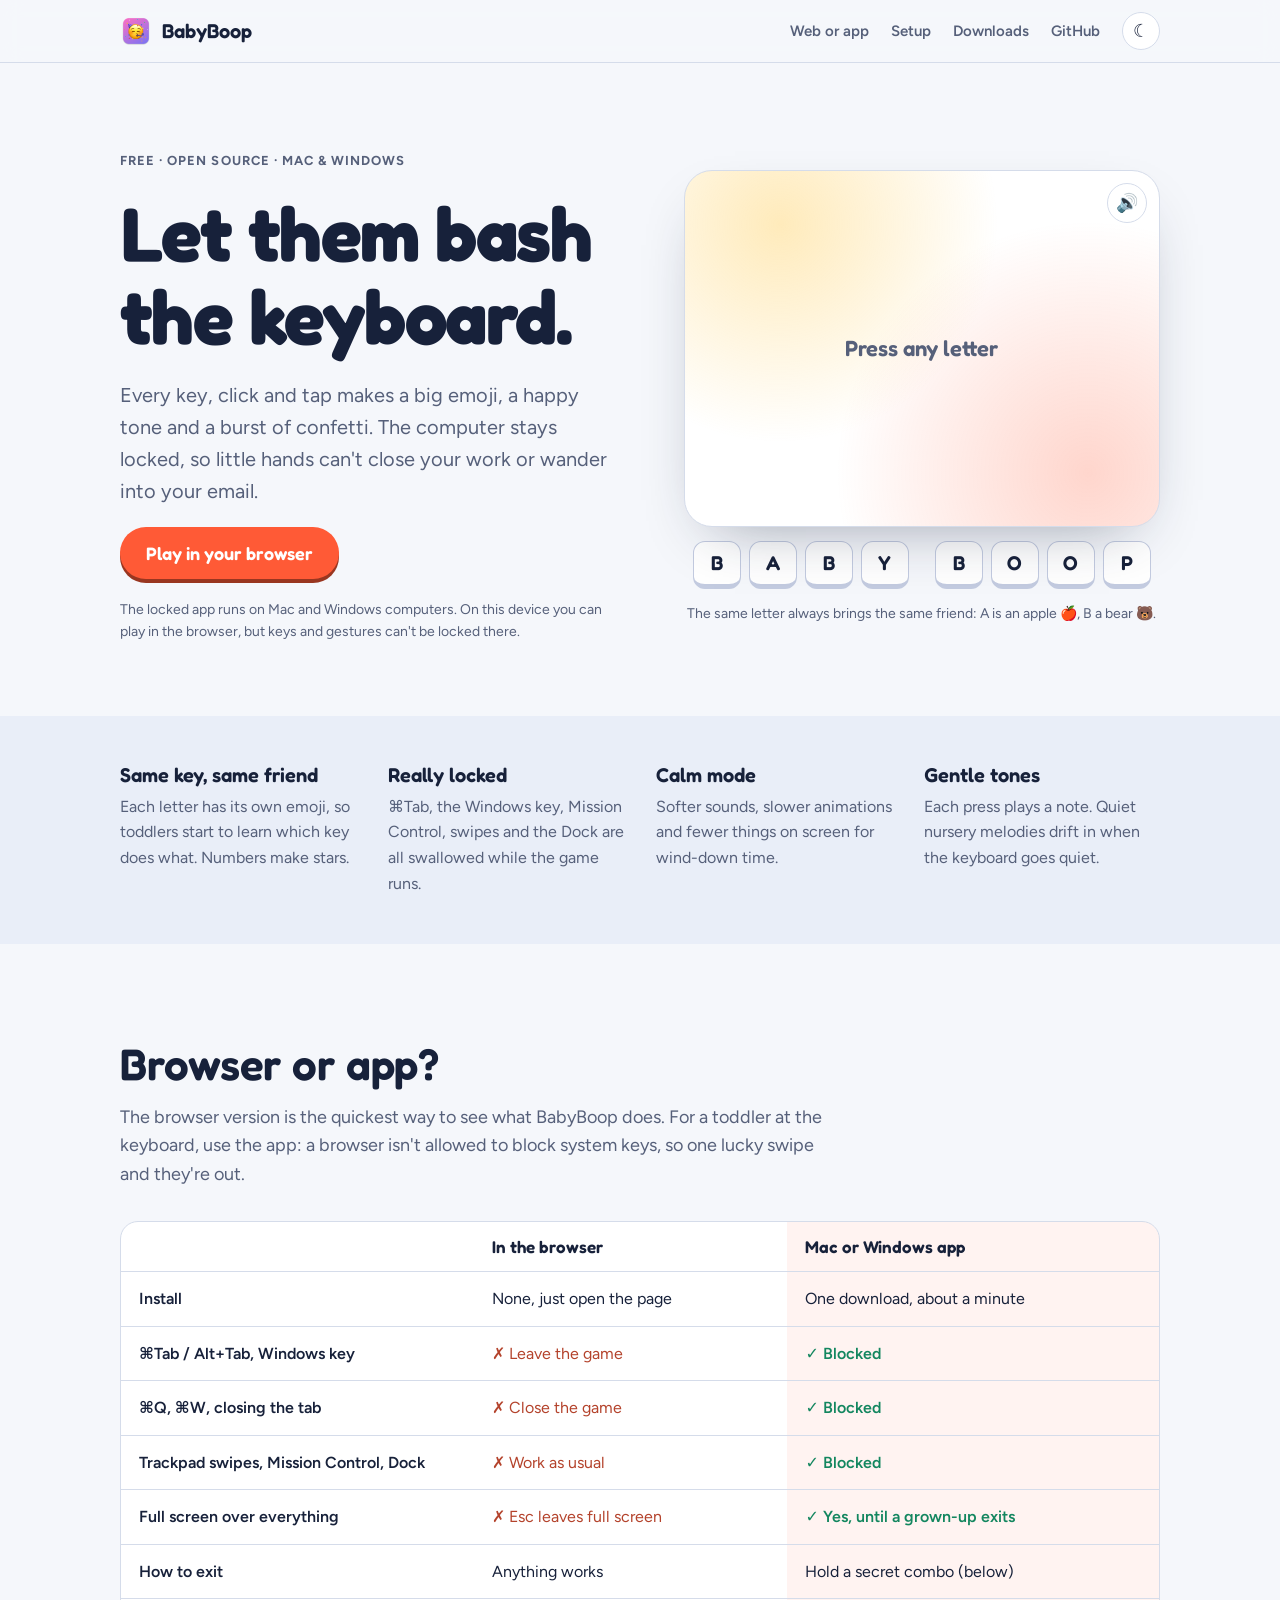
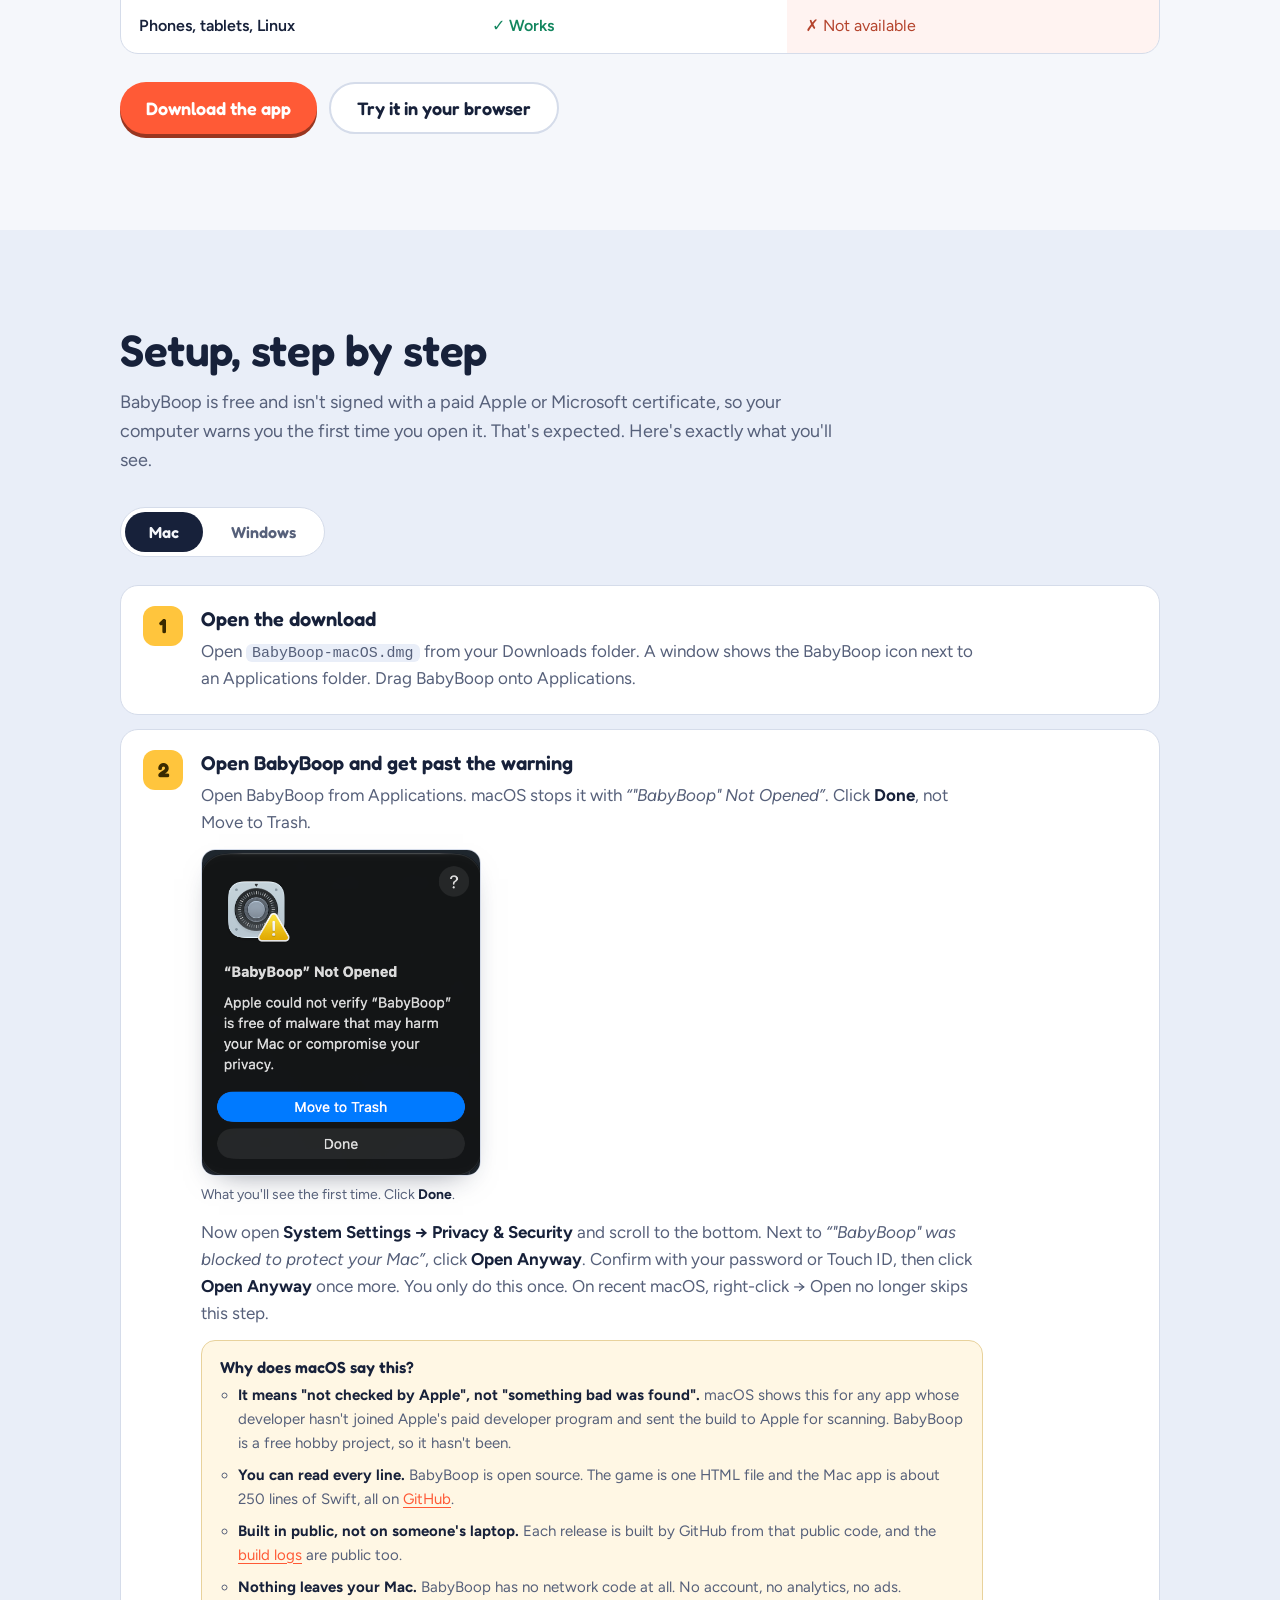
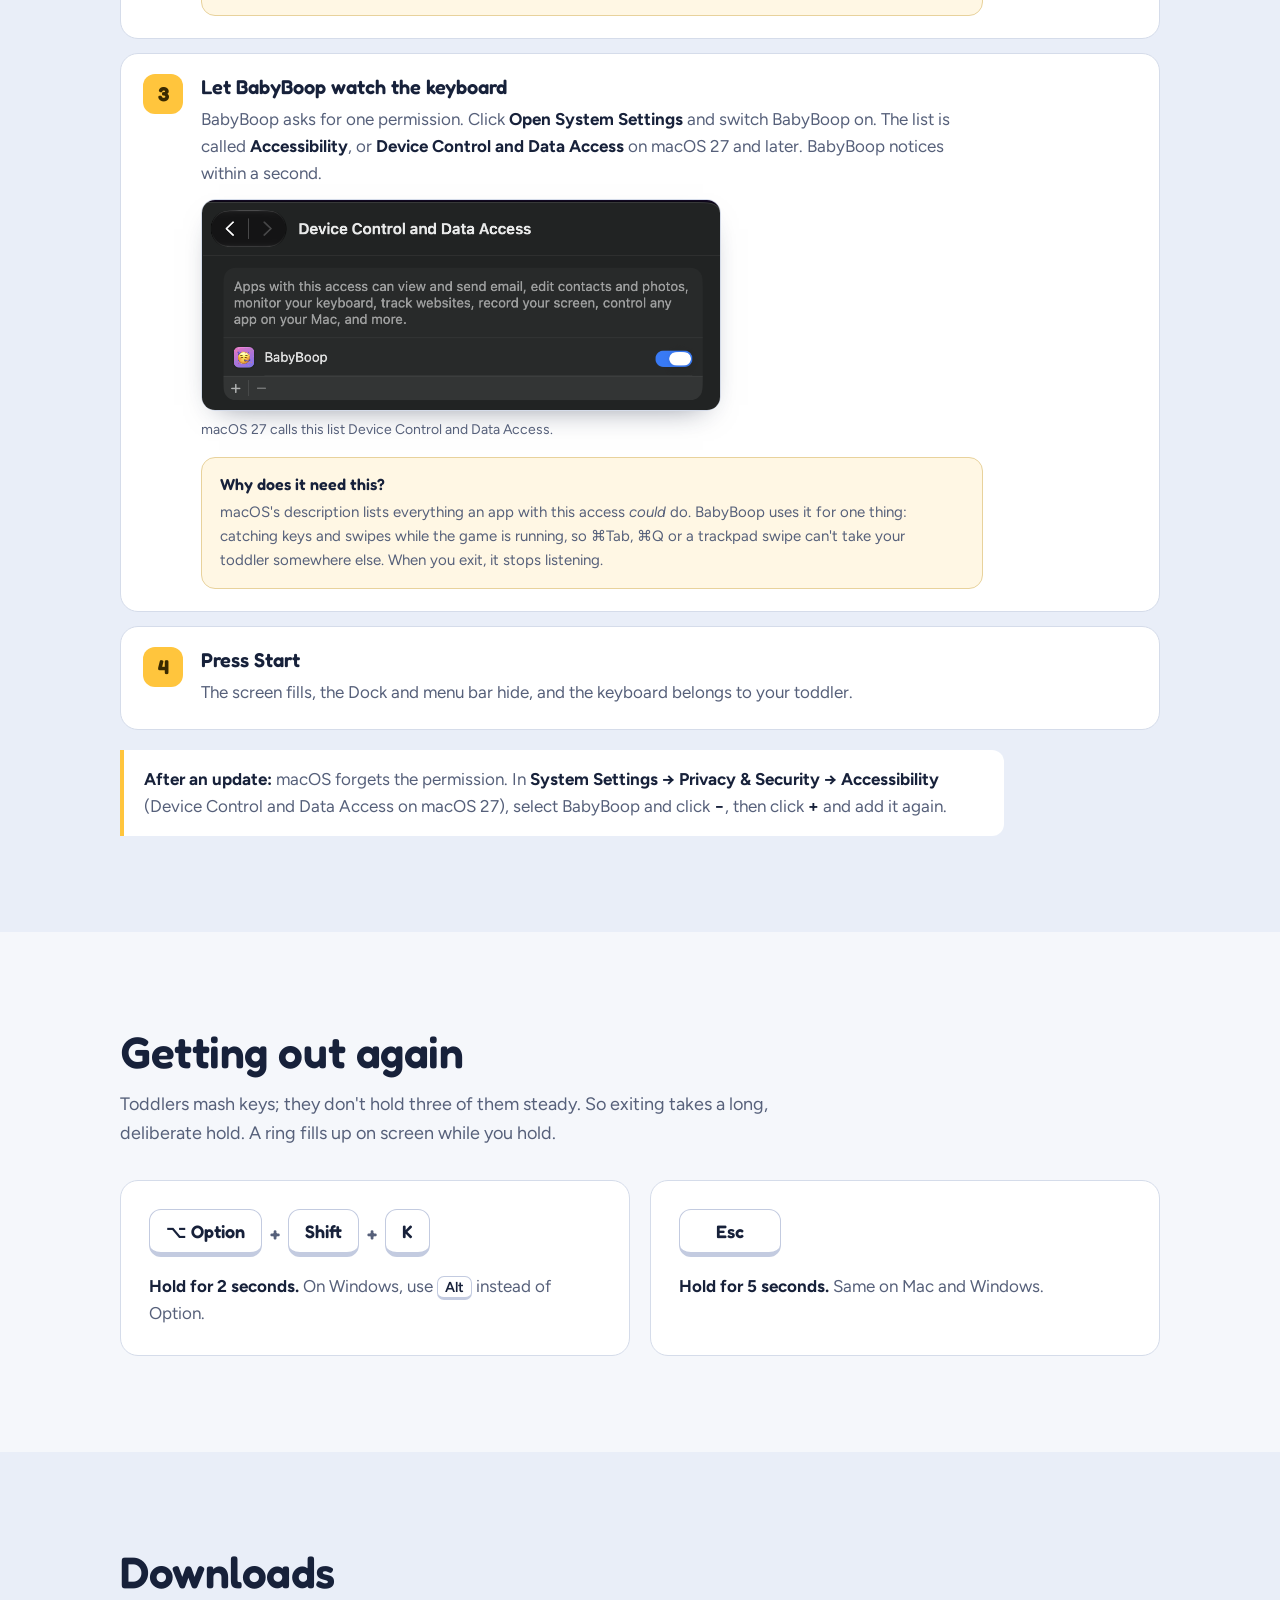
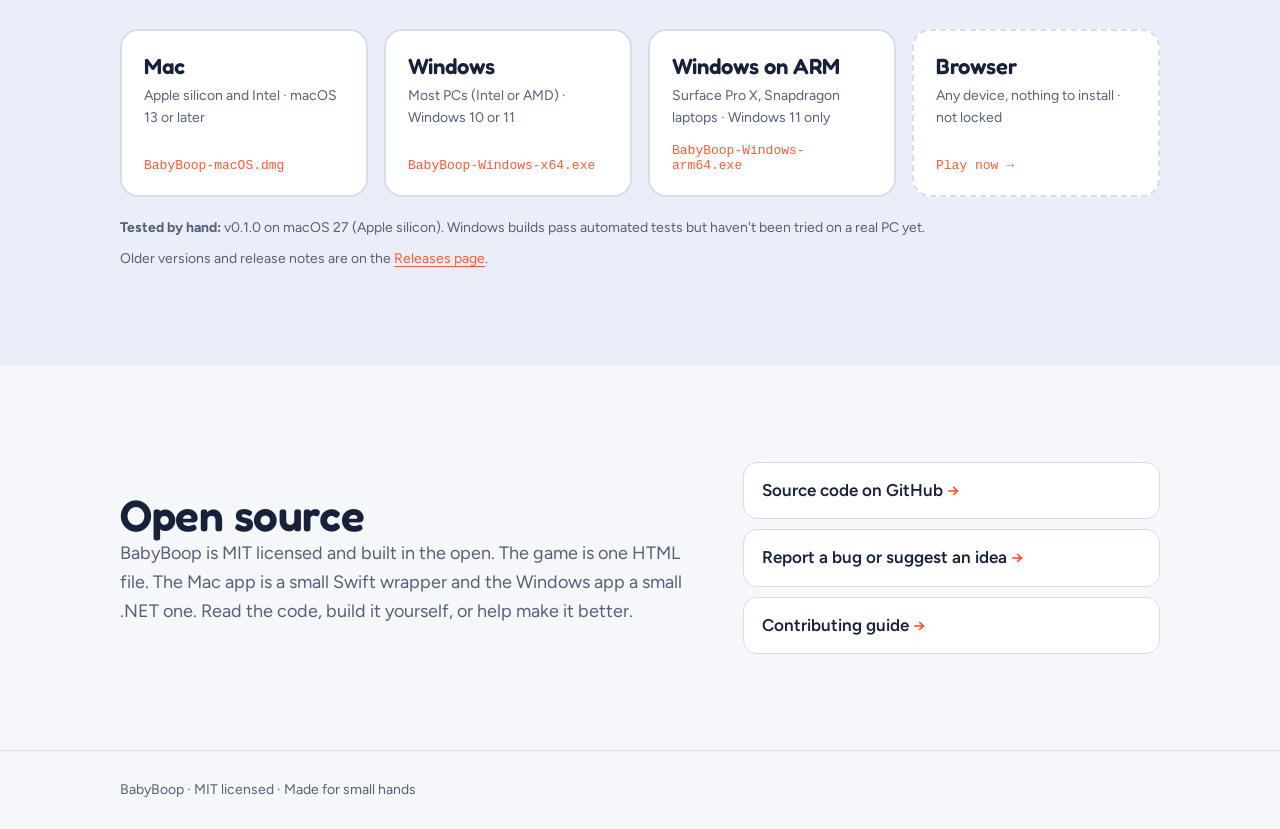
<file: site/index.html>
<!doctype html>
<html lang="en">
<head>
<meta charset="utf-8">
<meta name="viewport" content="width=device-width, initial-scale=1, viewport-fit=cover">
<title>BabyBoop</title>
<meta name="description" content="A free, open-source toddler keyboard game for Mac and Windows. Every key makes an emoji, a happy tone and confetti, while the computer stays locked.">
<meta property="og:title" content="BabyBoop">
<meta property="og:description" content="Let your toddler bash the keyboard. Every key makes an emoji and a happy tone, and the computer stays locked.">
<meta property="og:image" content="assets/icon-512.png">
<meta name="theme-color" content="#f5f7fb">
<link rel="icon" href="assets/icon-512.png">
<link rel="preconnect" href="https://fonts.googleapis.com">
<link rel="preconnect" href="https://fonts.gstatic.com" crossorigin>
<link rel="stylesheet" href="https://fonts.googleapis.com/css2?family=Fredoka:wght@500;600;700&family=Figtree:wght@400;500;600;700&display=swap">
<script>
  try { const t = localStorage.getItem("theme"); if (t === "light" || t === "dark") document.documentElement.dataset.theme = t; } catch {}
</script>
<link rel="stylesheet" href="style.css?v=9">
<script type="module" src="main.js?v=7"></script>
</head>
<body>

<nav class="top">
  <div class="wrap top-inner">
    <a class="brand" href="#"><img src="assets/icon-512.png" alt="" width="32" height="32"> BabyBoop</a>
    <div class="top-links">
      <a href="#web-or-app">Web or app</a>
      <a href="#setup">Setup</a>
      <a href="#downloads">Downloads</a>
      <a class="gh" data-repo href="https://github.com/alok722/babyboop">GitHub</a>
      <button id="theme" class="theme-btn" type="button" aria-label="Switch to dark theme"><span class="sun" aria-hidden="true">☀︎</span><span class="moon" aria-hidden="true">☾</span></button>
    </div>
  </div>
</nav>

<header class="hero">
  <div class="wrap hero-grid">
    <div class="hero-copy">
      <p class="eyebrow">Free · open source · Mac &amp; Windows</p>
      <h1>Let them bash the keyboard.</h1>
      <p class="lede">Every key, click and tap makes a big emoji, a happy tone and a burst of confetti. The computer stays locked, so little hands can't close your work or wander into your email.</p>
      <div class="cta-row">
        <a id="download" class="btn btn-primary" href="#downloads">Download</a>
        <a id="try" class="btn btn-ghost" href="play/">Try it in your browser</a>
      </div>
      <p id="platform-note" class="small">No account, no ads, no tracking. Works offline.</p>
    </div>

    <div class="stage-wrap">
      <div id="stage" class="stage" aria-label="Demo: press any letter key or tap a key below">
        <p class="stage-hint" id="stage-hint">Press any letter</p>
        <button id="sound" class="sound-btn" type="button" aria-pressed="true" aria-label="Turn sound off">🔊</button>
      </div>
      <div class="keys" role="group" aria-label="Demo keys">
        <button class="key" data-k="B">B</button>
        <button class="key" data-k="A">A</button>
        <button class="key" data-k="B">B</button>
        <button class="key" data-k="Y">Y</button>
        <span class="key-gap" aria-hidden="true"></span>
        <button class="key" data-k="B">B</button>
        <button class="key" data-k="O">O</button>
        <button class="key" data-k="O">O</button>
        <button class="key" data-k="P">P</button>
      </div>
      <p class="small center">The same letter always brings the same friend: A is an apple 🍎, B a bear 🐻.</p>
    </div>
  </div>
</header>

<main>

  <section class="band">
    <div class="wrap features">
      <div class="feature">
        <h3>Same key, same friend</h3>
        <p>Each letter has its own emoji, so toddlers start to learn which key does what. Numbers make stars.</p>
      </div>
      <div class="feature">
        <h3>Really locked</h3>
        <p>⌘Tab, the Windows key, Mission Control, swipes and the Dock are all swallowed while the game runs.</p>
      </div>
      <div class="feature">
        <h3>Calm mode</h3>
        <p>Softer sounds, slower animations and fewer things on screen for wind-down time.</p>
      </div>
      <div class="feature">
        <h3>Gentle tones</h3>
        <p>Each press plays a note. Quiet nursery melodies drift in when the keyboard goes quiet.</p>
      </div>
    </div>
  </section>

  <section id="web-or-app" class="section">
    <div class="wrap">
      <h2>Browser or app?</h2>
      <p class="section-lede">The browser version is the quickest way to see what BabyBoop does. For a toddler at the keyboard, use the app: a browser isn't allowed to block system keys, so one lucky swipe and they're out.</p>

      <div class="compare-scroll">
        <table class="compare">
          <thead>
            <tr><th scope="col"></th><th scope="col">In the browser</th><th scope="col" class="app-col">Mac or Windows app</th></tr>
          </thead>
          <tbody>
            <tr><th scope="row">Install</th><td>None, just open the page</td><td class="app-col">One download, about a minute</td></tr>
            <tr><th scope="row">⌘Tab / Alt+Tab, Windows key</th><td class="no">Leave the game</td><td class="app-col yes">Blocked</td></tr>
            <tr><th scope="row">⌘Q, ⌘W, closing the tab</th><td class="no">Close the game</td><td class="app-col yes">Blocked</td></tr>
            <tr><th scope="row">Trackpad swipes, Mission Control, Dock</th><td class="no">Work as usual</td><td class="app-col yes">Blocked</td></tr>
            <tr><th scope="row">Full screen over everything</th><td class="no">Esc leaves full screen</td><td class="app-col yes">Yes, until a grown-up exits</td></tr>
            <tr><th scope="row">How to exit</th><td>Anything works</td><td class="app-col">Hold a secret combo (below)</td></tr>
            <tr><th scope="row">Phones, tablets, Linux</th><td class="yes">Works</td><td class="app-col no">Not available</td></tr>
          </tbody>
        </table>
      </div>
      <div class="cta-row">
        <a id="download-2" class="btn btn-primary" href="#downloads">Download the app</a>
        <a class="btn btn-ghost" href="play/">Try it in your browser</a>
      </div>
    </div>
  </section>

  <section id="setup" class="section band">
    <div class="wrap">
      <h2>Setup, step by step</h2>
      <p class="section-lede">BabyBoop is free and isn't signed with a paid Apple or Microsoft certificate, so your computer warns you the first time you open it. That's expected. Here's exactly what you'll see.</p>

      <div class="tabs" role="tablist" aria-label="Choose your computer">
        <button class="tab" role="tab" id="tab-mac" aria-controls="steps-mac" aria-selected="true" data-os="mac">Mac</button>
        <button class="tab" role="tab" id="tab-windows" aria-controls="steps-windows" aria-selected="false" data-os="windows">Windows</button>
      </div>

      <div id="steps-mac" class="panel" role="tabpanel" aria-labelledby="tab-mac">
        <ol class="steps">
          <li>
            <h3>Open the download</h3>
            <p>Open <code>BabyBoop-macOS.dmg</code> from your Downloads folder. A window shows the BabyBoop icon next to an Applications folder. Drag BabyBoop onto Applications.</p>
          </li>
          <li>
            <h3>Open BabyBoop and get past the warning</h3>
            <p>Open BabyBoop from Applications. macOS stops it with <q>"BabyBoop" Not Opened</q>. Click <b>Done</b>, not Move to Trash.</p>
            <figure class="shot shot-narrow">
              <img src="assets/mac-not-opened.png" width="256" height="300" loading="lazy" alt="macOS dialog titled “BabyBoop” Not Opened, saying Apple could not verify BabyBoop is free of malware, with Move to Trash and Done buttons">
              <figcaption>What you'll see the first time. Click <b>Done</b>.</figcaption>
            </figure>
            <p>Now open <b>System Settings → Privacy &amp; Security</b> and scroll to the bottom. Next to <q>"BabyBoop" was blocked to protect your Mac</q>, click <b>Open Anyway</b>. Confirm with your password or Touch ID, then click <b>Open Anyway</b> once more. You only do this once. On recent macOS, right-click → Open no longer skips this step.</p>
            <div class="why">
              <h4>Why does macOS say this?</h4>
              <ul>
                <li><b>It means "not checked by Apple", not "something bad was found".</b> macOS shows this for any app whose developer hasn't joined Apple's paid developer program and sent the build to Apple for scanning. BabyBoop is a free hobby project, so it hasn't been.</li>
                <li><b>You can read every line.</b> BabyBoop is open source. The game is one HTML file and the Mac app is about 250 lines of Swift, all on <a data-repo href="https://github.com/alok722/babyboop">GitHub</a>.</li>
                <li><b>Built in public, not on someone's laptop.</b> Each release is built by GitHub from that public code, and the <a data-repo-path="/actions/workflows/release.yml" href="https://github.com/alok722/babyboop/actions/workflows/release.yml">build logs</a> are public too.</li>
                <li><b>Nothing leaves your Mac.</b> BabyBoop has no network code at all. No account, no analytics, no ads.</li>
              </ul>
            </div>
          </li>
          <li>
            <h3>Let BabyBoop watch the keyboard</h3>
            <p>BabyBoop asks for one permission. Click <b>Open System Settings</b> and switch BabyBoop on. The list is called <b>Accessibility</b>, or <b>Device Control and Data Access</b> on macOS 27 and later. BabyBoop notices within a second.</p>
            <figure class="shot">
              <img src="assets/mac-device-control.png" width="506" height="205" loading="lazy" alt="System Settings page titled Device Control and Data Access, with BabyBoop switched on">
              <figcaption>macOS 27 calls this list Device Control and Data Access.</figcaption>
            </figure>
            <div class="why">
              <h4>Why does it need this?</h4>
              <p>macOS's description lists everything an app with this access <em>could</em> do. BabyBoop uses it for one thing: catching keys and swipes while the game is running, so ⌘Tab, ⌘Q or a trackpad swipe can't take your toddler somewhere else. When you exit, it stops listening.</p>
            </div>
          </li>
          <li>
            <h3>Press Start</h3>
            <p>The screen fills, the Dock and menu bar hide, and the keyboard belongs to your toddler.</p>
          </li>
        </ol>
        <p class="tip"><b>After an update:</b> macOS forgets the permission. In <b>System Settings → Privacy &amp; Security → Accessibility</b> (Device Control and Data Access on macOS 27), select BabyBoop and click <b>−</b>, then click <b>+</b> and add it again.</p>
      </div>

      <div id="steps-windows" class="panel" role="tabpanel" aria-labelledby="tab-windows" hidden>
        <ol class="steps">
          <li>
            <h3>Run the download</h3>
            <p>Open <code>BabyBoop-Windows-x64.exe</code> (or <code>-arm64.exe</code>) from your Downloads folder. There's nothing to install. It runs straight away.</p>
          </li>
          <li>
            <h3>Get past SmartScreen</h3>
            <p>A blue box says <q>Windows protected your PC</q>. Click <b>More info</b>, then <b>Run anyway</b>. You only do this once per download.</p>
            <div class="why">
              <h4>Why does Windows say this?</h4>
              <p>SmartScreen warns about any app that isn't signed with a paid certificate and hasn't been downloaded by many people yet. It doesn't mean anything was found. BabyBoop is open source, each release is built by GitHub from the public code, and it has no network code of its own.</p>
            </div>
          </li>
          <li>
            <h3>Press Start</h3>
            <p>The screen fills and the keyboard belongs to your toddler.</p>
          </li>
        </ol>
        <p class="tip"><b>Early days on Windows:</b> the Windows app builds and passes its automated tests, but hasn't been tried on real PCs yet. If a key or gesture gets past the lock, <a data-repo-path="/issues/new/choose" href="https://github.com/alok722/babyboop/issues/new/choose">tell us</a>.</p>
        <p class="tip"><b>Good to know:</b> <kbd>Ctrl</kbd>+<kbd>Alt</kbd>+<kbd>Del</kbd> and <kbd>Win</kbd>+<kbd>L</kbd> always work, because Windows doesn't let any app block them. BabyBoop needs the Microsoft Edge WebView2 Runtime, which comes with Windows 11 and up-to-date Windows 10. If it's missing, BabyBoop tells you where to get it.</p>
      </div>
    </div>
  </section>

  <section id="exit" class="section">
    <div class="wrap">
      <h2>Getting out again</h2>
      <p class="section-lede">Toddlers mash keys; they don't hold three of them steady. So exiting takes a long, deliberate hold. A ring fills up on screen while you hold.</p>
      <div class="exits">
        <div class="exit">
          <div class="combo"><kbd class="cap">⌥ Option</kbd><span>+</span><kbd class="cap">Shift</kbd><span>+</span><kbd class="cap">K</kbd></div>
          <p><b>Hold for 2 seconds.</b> On Windows, use <kbd>Alt</kbd> instead of Option.</p>
        </div>
        <div class="exit">
          <div class="combo"><kbd class="cap cap-wide">Esc</kbd></div>
          <p><b>Hold for 5 seconds.</b> Same on Mac and Windows.</p>
        </div>
      </div>
    </div>
  </section>

  <section id="downloads" class="section band">
    <div class="wrap">
      <h2>Downloads</h2>
      <div class="dl-grid">
        <a class="dl" data-asset="mac" href="#">
          <span class="dl-os">Mac</span>
          <span class="dl-detail">Apple silicon and Intel · macOS 13 or later</span>
          <span class="dl-file">BabyBoop-macOS.dmg</span>
        </a>
        <a class="dl" data-asset="winX64" href="#">
          <span class="dl-os">Windows</span>
          <span class="dl-detail">Most PCs (Intel or AMD) · Windows 10 or 11</span>
          <span class="dl-file">BabyBoop-Windows-x64.exe</span>
        </a>
        <a class="dl" data-asset="winArm64" href="#">
          <span class="dl-os">Windows on ARM</span>
          <span class="dl-detail">Surface Pro X, Snapdragon laptops · Windows 11 only</span>
          <span class="dl-file">BabyBoop-Windows-arm64.exe</span>
        </a>
        <a class="dl dl-web" href="play/">
          <span class="dl-os">Browser</span>
          <span class="dl-detail">Any device, nothing to install · not locked</span>
          <span class="dl-file">Play now →</span>
        </a>
      </div>
      <p class="small"><b>Tested by hand:</b> v0.1.0 on macOS 27 (Apple silicon). Windows builds pass automated tests but haven't been tried on a real PC yet.</p>
      <p class="small">Older versions and release notes are on the <a data-repo-path="/releases" href="https://github.com/alok722/babyboop/releases">Releases page</a>.</p>
    </div>
  </section>

  <section id="open-source" class="section">
    <div class="wrap oss">
      <div>
        <h2>Open source</h2>
        <p class="section-lede">BabyBoop is MIT licensed and built in the open. The game is one HTML file. The Mac app is a small Swift wrapper and the Windows app a small .NET one. Read the code, build it yourself, or help make it better.</p>
      </div>
      <ul class="oss-links">
        <li><a data-repo href="https://github.com/alok722/babyboop">Source code on GitHub</a></li>
        <li><a data-repo-path="/issues/new/choose" href="https://github.com/alok722/babyboop/issues/new/choose">Report a bug or suggest an idea</a></li>
        <li><a data-repo-path="/blob/main/CONTRIBUTING.md" href="https://github.com/alok722/babyboop/blob/main/CONTRIBUTING.md">Contributing guide</a></li>
      </ul>
    </div>
  </section>

</main>

<footer class="foot">
  <div class="wrap">BabyBoop · MIT licensed · Made for small hands</div>
</footer>
</body>
</html>
</file>
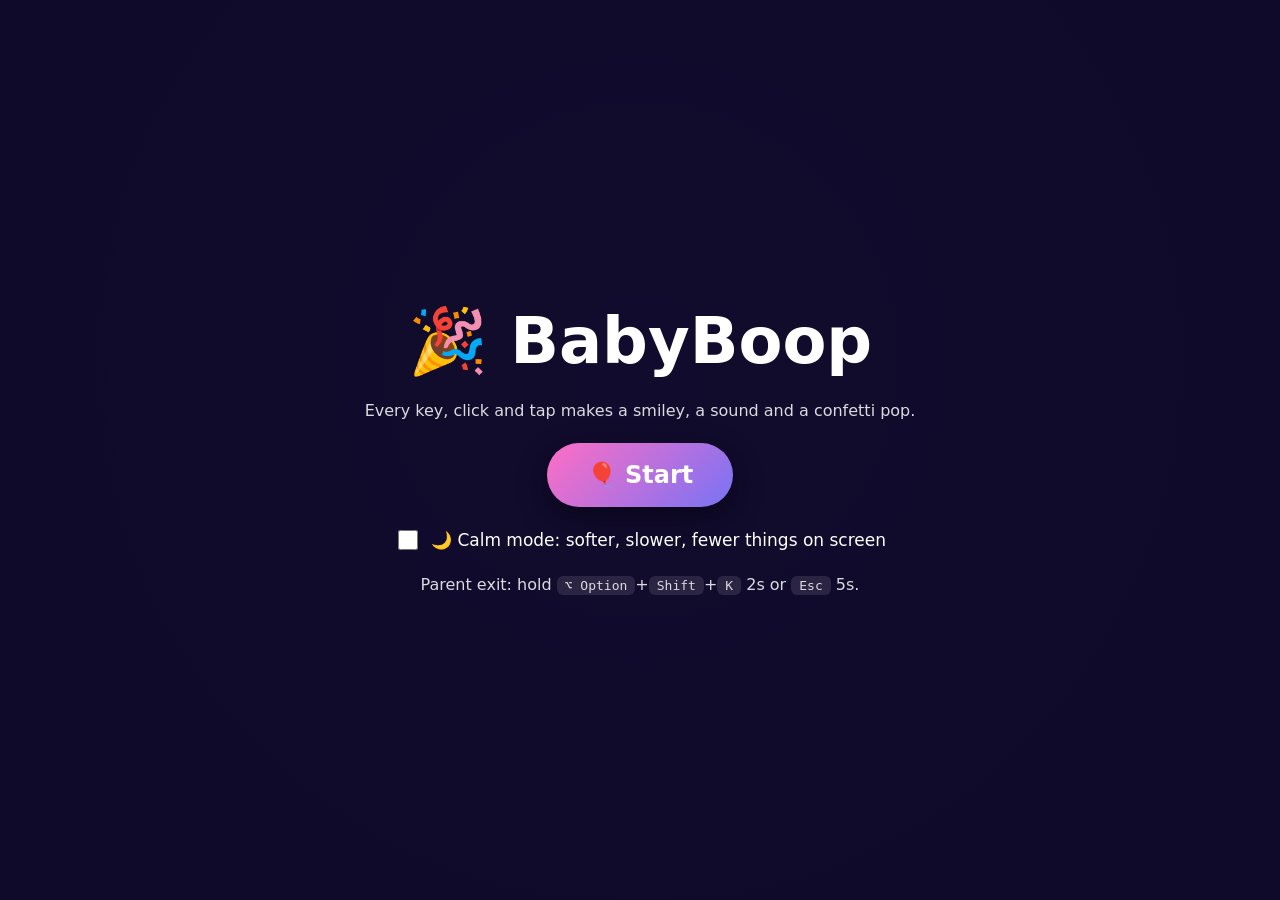
<file: web/index.html>
<!doctype html>
<html lang="en">
<head>
<meta charset="utf-8">
<meta name="viewport" content="width=device-width, initial-scale=1, maximum-scale=1, user-scalable=no">
<title>BabyBoop</title>
<style>
  :root { --bg1: #1b1446; --bg2: #3a1c71; --fg: #fff; }
  * { box-sizing: border-box; user-select: none; -webkit-user-select: none; -webkit-touch-callout: none; }
  html, body { margin: 0; height: 100%; overflow: hidden; overscroll-behavior: none; touch-action: none; }
  body { background: radial-gradient(circle at 50% 40%, var(--bg2), var(--bg1)); color: var(--fg);
    font-family: system-ui, -apple-system, "Segoe UI", sans-serif; }
  body.playing { cursor: none; }
  #confetti { position: fixed; inset: 0; width: 100%; height: 100%; pointer-events: none; z-index: 2; }
  #stage { position: fixed; inset: 0; z-index: 1; }
  .pop { position: absolute; line-height: 1; pointer-events: none; will-change: transform, opacity;
    animation: pop 2.4s cubic-bezier(.2,1.6,.4,1) forwards; filter: drop-shadow(0 8px 16px rgba(0,0,0,.35)); }
  @keyframes pop {
    0%   { transform: translate(-50%,-50%) scale(0) rotate(-30deg); opacity: 1; }
    20%  { transform: translate(-50%,-50%) scale(1.15) rotate(8deg); }
    35%  { transform: translate(-50%,-50%) scale(1) rotate(0); }
    80%  { opacity: 1; }
    100% { transform: translate(-50%,-80%) scale(.9) rotate(var(--r)); opacity: 0; }
  }
  body.calm .pop { animation-duration: 3.4s; }
  body.calm #bg { animation-duration: 240s; }
  .toggle { display: flex; align-items: center; gap: 10px; font-size: 17px; cursor: pointer; }
  .toggle input { width: 20px; height: 20px; accent-color: #ff6ec4; }
  .letter { position: absolute; font-weight: 900; pointer-events: none; color: var(--c);
    text-shadow: 0 6px 0 rgba(0,0,0,.25); animation: pop 1.8s ease-out forwards; }
  #overlay { position: fixed; inset: 0; z-index: 10; display: flex; flex-direction: column; align-items: center;
    justify-content: center; gap: 20px; padding: 16px; text-align: center; background: rgba(15,10,40,.92); }
  #overlay h1 { margin: 0; font-size: clamp(32px, 6vw, 64px); }
  #overlay p { margin: 0; max-width: 560px; opacity: .85; line-height: 1.5; }
  #overlay button { font: inherit; font-size: 24px; font-weight: 700; padding: 18px 40px; border: 0; border-radius: 999px;
    background: linear-gradient(135deg, #ff6ec4, #7873f5); color: #fff; cursor: pointer; box-shadow: 0 10px 30px rgba(0,0,0,.4); }
  #overlay button.secondary { font-size: 15px; padding: 10px 24px; background: #fff2; box-shadow: none; }
  #overlay kbd { background: #fff2; padding: 2px 8px; border-radius: 6px; }
  #overlay.hidden { display: none; }
  #overlay button:disabled { opacity: .4; cursor: default; }
  #perm { display: flex; flex-direction: column; align-items: center; gap: 12px; padding: 20px 24px; border-radius: 20px;
    background: #fff1; max-width: 560px; }
  #perm[hidden] { display: none; }
  #perm h2 { margin: 0; font-size: 22px; }
  #perm .tip { font-size: 14px; opacity: .7; }
  #hint { display: none; position: fixed; left: 50%; top: 50%; transform: translate(-50%, -50%); z-index: 0;
    font-size: 13px; letter-spacing: .02em; opacity: .45; white-space: nowrap; pointer-events: none; }
  body.playing #hint { display: block; }
  #bg { position: fixed; inset: 0; z-index: -1; background: radial-gradient(circle at 50% 40%, var(--bg2), var(--bg1));
    animation: hue 90s linear infinite; }
  @keyframes hue { to { filter: hue-rotate(360deg); } }
  #count { display: none; position: fixed; top: 16px; right: 20px; z-index: 3; font-size: 15px; font-weight: 700;
    opacity: .6; pointer-events: none; }
  body.playing #count { display: block; }
  #exitbar { position: fixed; left: 0; bottom: 0; height: 6px; width: 0; background: #ff6ec4; z-index: 11; transition: width .1s linear; }
</style>
</head>
<body>
<div id="bg"></div>
<div id="stage"></div>
<div id="count">⭐ 0</div>
<canvas id="confetti"></canvas>
<div id="hint">To exit, hold Esc for 2s or ⌥ Option + Shift + K for 2s</div>
<div id="exitbar"></div>
<div id="overlay">
  <h1>🎉 BabyBoop</h1>
  <p id="msg">Every key, click and tap makes a smiley, a sound and a confetti pop.</p>
  <div id="perm" hidden>
    <h2>One-time setup</h2>
    <p>BabyBoop needs permission to watch the keyboard so it can keep little fingers inside the app. In the list that opens, switch BabyBoop on, then come back here. The list is called <b>Accessibility</b>, or <b>Device Control and Data Access</b> on macOS 27 and later.</p>
    <button id="openSettings" class="secondary">Open System Settings</button>
    <p class="tip">Just updated BabyBoop? Remove it from the list with −, then add it again with +.</p>
  </div>
  <button id="start">🎈 Start</button>
  <label class="toggle"><input type="checkbox" id="calm"> 🌙 Calm mode: softer, slower, fewer things on screen</label>
  <p id="exitinfo">Parent exit: hold <kbd>⌥ Option</kbd>+<kbd>Shift</kbd>+<kbd>K</kbd> 2s or <kbd>Esc</kbd> 5s.</p>
  <button id="quit" class="secondary" hidden>Quit</button>
</div>
<script>
(() => {
  const EMOJI = ["😀","😃","😄","😁","😆","😊","🥰","😍","🤩","😎","🤪","😜","🥳","😺","🐶","🐱","🐭","🐰","🦊","🐻","🐼","🐨","🐯","🦁","🐮","🐷","🐸","🐵","🐔","🐧","🐤","🦄","🐝","🦋","🐞","🐢","🐙","🐳","🐬","🦖","🦕","🍎","🍌","🍓","🍉","🍒","🍭","🍦","🎈","🎉","🎊","⭐","🌈","☀️","🌸","🚗","🚒","🚀","✈️","🚂","⚽","🧸"];
  const COLORS = ["#ff6ec4","#7873f5","#4ade80","#facc15","#fb923c","#38bdf8","#f472b6","#a78bfa","#f87171"];
  const NOTES = [261.63, 293.66, 329.63, 392.0, 440.0, 523.25, 587.33, 659.25, 783.99, 880.0];
  const KEY_EMOJI = {
    A: "🍎", B: "🐻", C: "🐱", D: "🐶", E: "🐘", F: "🐸", G: "🦒", H: "🐴", I: "🍦", J: "🪼", K: "🪁", L: "🦁", M: "🐵",
    N: "🪺", O: "🐙", P: "🐷", Q: "👑", R: "🐰", S: "☀️", T: "🐯", U: "☂️", V: "🚐", W: "🐳", X: "🎶", Y: "🪀", Z: "🦓",
  };
  const calmBox = document.getElementById("calm");
  let calm = false;
  try { calm = localStorage.getItem("calm") === "1"; } catch {}
  calmBox.checked = calm; document.body.classList.toggle("calm", calm);
  calmBox.addEventListener("change", () => {
    calm = calmBox.checked; document.body.classList.toggle("calm", calm);
    if (master) master.gain.value = calm ? .45 : 1;
    try { localStorage.setItem("calm", calm ? "1" : "0"); } catch {}
  });
  let master;
  function ensureAudio() {
    if (!audio) {
      audio = new (window.AudioContext || window.webkitAudioContext)();
      master = audio.createGain(); master.connect(audio.destination);
    }
    master.gain.value = calm ? .45 : 1;
    return audio.resume();
  }
  const stage = document.getElementById("stage");
  const overlay = document.getElementById("overlay");
  const msg = document.getElementById("msg");
  const exitbar = document.getElementById("exitbar");
  const canvas = document.getElementById("confetti");
  const ctx = canvas.getContext("2d");
  const rnd = (a, b) => a + Math.random() * (b - a);
  const pick = a => a[(Math.random() * a.length) | 0];

  let playing = false, audio, wakeLock, lastX = innerWidth / 2, lastY = innerHeight / 2, lastSpawn = 0;

  function resize() { canvas.width = innerWidth * devicePixelRatio; canvas.height = innerHeight * devicePixelRatio; ctx.setTransform(devicePixelRatio,0,0,devicePixelRatio,0,0); }
  addEventListener("resize", resize); resize();

  function tone(freq, t0, dur, type = "triangle", vol = .25, dest = master) {
    const o = audio.createOscillator(), g = audio.createGain();
    o.type = type; o.frequency.setValueAtTime(freq, t0);
    g.gain.setValueAtTime(0, t0); g.gain.linearRampToValueAtTime(vol, t0 + .01); g.gain.exponentialRampToValueAtTime(.001, t0 + dur);
    o.connect(g).connect(dest); o.start(t0); o.stop(t0 + dur + .05);
  }

  const SONGS = [
    "C4 C4 G4 G4 A4 A4 G4:2 F4 F4 E4 E4 D4 D4 C4:2 G4 G4 F4 F4 E4 E4 D4:2 G4 G4 F4 F4 E4 E4 D4:2 C4 C4 G4 G4 A4 A4 G4:2 F4 F4 E4 E4 D4 D4 C4:2",
    "E4 D4 C4 D4 E4 E4 E4:2 D4 D4 D4:2 E4 G4 G4:2 E4 D4 C4 D4 E4 E4 E4 E4 D4 D4 E4 D4 C4:4",
    "G4:1.5 A4:.5 G4 F4 E4 F4 G4:2 D4 E4 F4:2 E4 F4 G4:2 G4:1.5 A4:.5 G4 F4 E4 F4 G4:2 D4:2 G4:2 E4 C4:3",
    "C4:1.5 C4:1.5 C4 D4:.5 E4:1.5 E4 D4:.5 E4 F4:.5 G4:3 C5:.5 C5:.5 C5:.5 G4:.5 G4:.5 G4:.5 E4:.5 E4:.5 E4:.5 C4:.5 C4:.5 C4:.5 G4 F4:.5 E4 D4:.5 C4:3",
    "G4 G4 G4 D4 E4 E4 D4:2 B4 B4 A4 A4 G4:3 D4 G4 G4 G4 D4 E4 E4 D4:2 B4 B4 A4 A4 G4:3",
  ];
  const SEMI = { C: 0, D: 2, E: 4, F: 5, G: 7, A: 9, B: 11 };
  const noteFreq = n => 440 * Math.pow(2, (12 * (+n[1] + 1) + SEMI[n[0]] - 69) / 12);
  let musicGain, songTimer, songIndex = (Math.random() * SONGS.length) | 0;
  function playSong() {
    if (!playing || !musicGain) return;
    const beat = .42;
    let t = audio.currentTime + .1;
    for (const tok of SONGS[songIndex++ % SONGS.length].split(" ")) {
      const [n, b = "1"] = tok.split(":"), d = +b * beat;
      tone(noteFreq(n), t, d * .95, "sine", .14, musicGain);
      tone(noteFreq(n) * 2, t, d * .5, "sine", .03, musicGain);
      t += d;
    }
    songTimer = setTimeout(playSong, (t - audio.currentTime + 2) * 1000);
  }
  function startMusic() {
    stopMusic();
    musicGain = audio.createGain(); musicGain.gain.value = .5; musicGain.connect(master);
    playSong();
  }
  function stopMusic() { clearTimeout(songTimer); musicGain?.disconnect(); musicGain = null; }
  function popper(t0) {
    const len = audio.sampleRate * .15, buf = audio.createBuffer(1, len, audio.sampleRate), d = buf.getChannelData(0);
    for (let i = 0; i < len; i++) d[i] = (Math.random() * 2 - 1) * Math.pow(1 - i / len, 3);
    const s = audio.createBufferSource(), f = audio.createBiquadFilter(), g = audio.createGain();
    s.buffer = buf; f.type = "bandpass"; f.frequency.value = rnd(1500, 3500); g.gain.value = .5;
    s.connect(f).connect(g).connect(master); s.start(t0);
  }
  function sound() {
    if (!audio) return;
    const t = audio.currentTime, base = pick(NOTES);
    let kind = (Math.random() * 4) | 0;
    if (calm && kind === 3) kind = 1;
    popper(t);
    if (kind === 0) [1, 1.25, 1.5].forEach((m, i) => tone(base * m, t + .05 + i * .08, .4));
    else if (kind === 1) { tone(base, t + .03, .5, "sine", .3); tone(base * 2, t + .03, .3, "sine", .1); }
    else if (kind === 2) { const o = audio.createOscillator(), g = audio.createGain(); o.type = "sine";
      o.frequency.setValueAtTime(base, t); o.frequency.exponentialRampToValueAtTime(base * 2.5, t + .25);
      g.gain.setValueAtTime(.25, t); g.gain.exponentialRampToValueAtTime(.001, t + .35); o.connect(g).connect(master); o.start(t); o.stop(t + .4); }
    else [1, 1.5, 2, 1.5].forEach((m, i) => tone(base * m, t + .04 + i * .06, .25, "square", .07));
  }

  let parts = [], raf = 0;
  function confetti(x, y) {
    for (let i = 0, n = calm ? 20 : 60; i < n; i++) {
      const a = rnd(0, Math.PI * 2), v = rnd(4, 13);
      parts.push({ x, y, vx: Math.cos(a) * v, vy: Math.sin(a) * v - 4, w: rnd(6, 12), h: rnd(4, 8), r: rnd(0, 6), vr: rnd(-.3, .3), c: pick(COLORS), life: rnd(60, 110), round: Math.random() < .3 });
    }
    if (parts.length > 900) parts.splice(0, parts.length - 900);
    if (!raf) raf = requestAnimationFrame(tick);
  }
  function tick() {
    ctx.clearRect(0, 0, innerWidth, innerHeight);
    parts = parts.filter(p => p.life-- > 0 && p.y < innerHeight + 40);
    for (const p of parts) {
      p.vy += .25; p.vx *= .985; p.x += p.vx; p.y += p.vy; p.r += p.vr;
      ctx.globalAlpha = Math.min(1, p.life / 30); ctx.fillStyle = p.c;
      ctx.save(); ctx.translate(p.x, p.y); ctx.rotate(p.r);
      if (p.round) { ctx.beginPath(); ctx.arc(0, 0, p.w / 2, 0, 7); ctx.fill(); } else ctx.fillRect(-p.w / 2, -p.h / 2, p.w, p.h);
      ctx.restore();
    }
    ctx.globalAlpha = 1;
    raf = parts.length ? requestAnimationFrame(tick) : 0;
  }

  const countEl = document.getElementById("count");
  let smashes = 0, lastUser = 0, autoTimer;
  function celebrate() {
    for (let i = 0, n = calm ? 2 : 6; i < n; i++) setTimeout(() => confetti(rnd(100, innerWidth - 100), rnd(100, innerHeight - 100)), i * 120);
    if (audio) [1, 1.25, 1.5, 2].forEach((m, i) => tone(523.25 * m, audio.currentTime + i * .12, .5, "triangle", .2));
    const el = document.createElement("div");
    el.className = "letter"; el.textContent = "🎉 " + smashes;
    el.style.left = innerWidth / 2 + "px"; el.style.top = innerHeight / 2 + "px";
    el.style.fontSize = "clamp(90px, 16vw, 200px)"; el.style.setProperty("--c", "#fff"); el.style.setProperty("--r", "0deg");
    stage.appendChild(el); setTimeout(() => el.remove(), 1900);
  }
  function autoLoop() {
    clearTimeout(autoTimer);
    autoTimer = setTimeout(() => {
      if (playing && performance.now() - lastUser > 2500) spawn(null, null, null, true);
      if (playing) autoLoop();
    }, rnd(3000, 7000));
  }
  function beginSession() {
    smashes = 0; countEl.textContent = "⭐ 0"; lastUser = performance.now();
    startMusic(); autoLoop();
  }

  function spawn(x, y, label, auto = false) {
    const now = performance.now();
    if (!auto) {
      if (now - lastSpawn < (calm ? 250 : 60)) return;
      lastSpawn = now; lastUser = now;
      smashes++; countEl.textContent = "⭐ " + smashes;
      if (smashes % 25 === 0) celebrate();
    }
    const k = label && /^[a-z0-9]$/i.test(label) ? label.toUpperCase() : null;
    let face = pick(EMOJI), size = calm ? rnd(110, 150) : rnd(90, 200);
    if (k && KEY_EMOJI[k]) face = KEY_EMOJI[k];
    else if (k) { const n = +k; face = n ? "⭐".repeat(n) : "⭕"; if (n > 1) size = Math.max(56, 200 - n * 16); }
    if (x == null) { x = rnd(160, innerWidth - 160); y = rnd(140, innerHeight - 140); }
    const el = document.createElement("div");
    el.className = "pop"; el.textContent = face;
    el.style.left = x + "px"; el.style.top = y + "px";
    el.style.fontSize = size + "px"; el.style.setProperty("--r", rnd(-40, 40) + "deg");
    stage.appendChild(el); setTimeout(() => el.remove(), calm ? 3500 : 2500);
    while (stage.childElementCount > (calm ? 12 : 40)) stage.firstChild.remove();
    confetti(x, y); sound();
  }

  function lockPointer() { try { Promise.resolve(document.body.requestPointerLock?.()).catch(() => {}); } catch {} }
  const block = e => { if (playing) { e.preventDefault(); e.stopPropagation(); } };

  let holdStart = 0, holdTimer = 0;
  function holdingExit(e) { return e.code === "Escape" || (e.altKey && e.shiftKey && e.code === "KeyK"); }
  function startHold() {
    if (holdTimer) return;
    holdStart = performance.now();
    holdTimer = setInterval(() => {
      const p = Math.min(1, (performance.now() - holdStart) / 2000);
      exitbar.style.width = p * 100 + "%";
      if (p >= 1) stop("Stopped. Press Start to play again.");
    }, 50);
  }
  function cancelHold() { clearInterval(holdTimer); holdTimer = 0; exitbar.style.width = 0; }

  addEventListener("keydown", e => {
    if (!playing) return;
    block(e);
    if (holdingExit(e)) startHold();
    if (!e.repeat) spawn(null, null, e.key);
  }, true);
  addEventListener("keyup", e => { block(e); if (playing) cancelHold(); }, true);
  addEventListener("keypress", block, true);

  addEventListener("pointerdown", e => { if (!playing) return; block(e); spawn(lastX, lastY);
    if (!document.pointerLockElement) lockPointer(); }, true);
  addEventListener("pointermove", e => {
    if (!playing) return;
    if (document.pointerLockElement) { lastX = Math.max(0, Math.min(innerWidth, lastX + e.movementX)); lastY = Math.max(0, Math.min(innerHeight, lastY + e.movementY)); }
    else { lastX = e.clientX; lastY = e.clientY; }
  }, true);
  ["contextmenu","dragstart","selectstart","auxclick","dblclick","gesturestart","gesturechange","gestureend","touchmove","copy","cut","paste"].forEach(t =>
    addEventListener(t, block, { capture: true, passive: false }));
  addEventListener("wheel", e => { block(e); if (playing && Math.abs(e.deltaY) + Math.abs(e.deltaX) > 40) spawn(lastX, lastY); }, { capture: true, passive: false });
  addEventListener("touchstart", e => { if (!playing) return; block(e); for (const t of e.changedTouches) { lastSpawn = 0; spawn(t.clientX, t.clientY); } }, { capture: true, passive: false });
  addEventListener("beforeunload", e => { if (playing) { e.preventDefault(); e.returnValue = ""; } });
  history.pushState(null, "", location.href);
  addEventListener("popstate", () => { if (playing) history.pushState(null, "", location.href); });

  async function start() {
    ensureAudio();
    try { await document.documentElement.requestFullscreen({ navigationUI: "hide" }); } catch {}
    try { await navigator.keyboard?.lock(); } catch {}
    try { wakeLock = await navigator.wakeLock?.request("screen"); } catch {}
    lockPointer();
    playing = true; document.body.classList.add("playing"); overlay.classList.add("hidden");
    beginSession();
    spawn(innerWidth / 2, innerHeight / 2, null, true);
  }
  function stop(text) {
    playing = false; cancelHold(); stopMusic(); clearTimeout(autoTimer);
    document.body.classList.remove("playing"); overlay.classList.remove("hidden");
    msg.textContent = `${text} ${smashes} smashes this session.`;
    try { navigator.keyboard?.unlock(); } catch {}
    try { document.exitPointerLock?.(); } catch {}
    try { wakeLock?.release(); } catch {}
    if (document.fullscreenElement) document.exitFullscreen().catch(() => {});
  }
  document.addEventListener("fullscreenchange", () => {
    if (playing && !document.fullscreenElement) stop("Fullscreen exited. Press Start to continue.");
  });
  document.addEventListener("visibilitychange", async () => {
    if (playing && document.visibilityState === "visible") try { wakeLock = await navigator.wakeLock?.request("screen"); } catch {}
  });
  const host = window.webkit?.messageHandlers?.native ? "mac" : window.chrome?.webview ? "win" : null;
  const post = m => host === "mac" ? window.webkit.messageHandlers.native.postMessage(m)
    : host === "win" ? window.chrome.webview.postMessage(m) : undefined;
  const startBtn = document.getElementById("start");
  if (host) {
    const alt = host === "mac" ? "⌥ Option" : "Alt";
    document.getElementById("exitinfo").innerHTML = `Parent exit: hold <kbd>${alt}</kbd>+<kbd>Shift</kbd>+<kbd>K</kbd> 2s or <kbd>Esc</kbd> 5s.`;
    document.getElementById("hint").textContent = `To exit, hold ${alt} + Shift + K for 2s or Esc for 5s`;
    const q = document.getElementById("quit");
    q.hidden = false; q.addEventListener("click", () => post("quit"));
  }
  startBtn.addEventListener("click", () => host ? post("start") : start());
  document.getElementById("openSettings").addEventListener("click", () => post("openSettings"));

  window.nativePermission = granted => {
    document.getElementById("perm").hidden = granted;
    startBtn.disabled = !granted;
  };
  window.nativeStart = () => {
    ensureAudio().finally(() => post(`audio=${audio.state} calm=${calm}`));
    playing = true; document.body.classList.add("playing"); overlay.classList.add("hidden");
    beginSession();
    spawn(innerWidth / 2, innerHeight / 2, null, true);
  };
  window.nativeStop = () => stop("Stopped. Press Start to play again.");
  window.nativeInput = (key, x, y) => { if (x != null) { lastX = x; lastY = y; } spawn(x, y, key); };
  window.nativeExitProgress = p => { exitbar.style.width = p * 100 + "%"; };
})();
</script>
</body>
</html>
</file>
<file: site/style.css>
/* Layout: split hero (pitch | live keyboard demo), then alternating plain and tinted full-width bands, one column of content per band. */
:root {
  --bg: #f5f7fb;        /* cool paper */
  --band: #e9eef8;      /* tinted section */
  --surface: #ffffff;
  --ink: #17213a;
  --muted: #56607a;
  --line: #d5dcea;
  --accent: #ff5a36;    /* toy red-orange */
  --accent-ink: #ffffff;
  --sun: #ffc53d;
  --yes: #13865f;
  --no: #b4432c;
  --cap: #ffffff;
  --cap-edge: #c3cbe0;
  --font-display: "Fredoka", "Arial Rounded MT Bold", ui-rounded, system-ui, sans-serif;
  --font-body: "Figtree", system-ui, -apple-system, "Segoe UI", sans-serif;
  --font-mono: ui-monospace, "SF Mono", Menlo, Consolas, monospace;
  --r: 18px;
  color-scheme: light;
}
@media (prefers-color-scheme: dark) {
  :root:not([data-theme="light"]) {
    --bg: #10162a; --band: #161e36; --surface: #1c2541; --ink: #eef2fb; --muted: #a6b0c9; --line: #2c375a;
    --accent: #ff7a5c; --accent-ink: #1a0d08; --sun: #ffd166; --yes: #4fd6a5; --no: #ff9b85;
    --cap: #26304f; --cap-edge: #0b1020; color-scheme: dark;
  }
}
:root[data-theme="dark"] {
  --bg: #10162a; --band: #161e36; --surface: #1c2541; --ink: #eef2fb; --muted: #a6b0c9; --line: #2c375a;
  --accent: #ff7a5c; --accent-ink: #1a0d08; --sun: #ffd166; --yes: #4fd6a5; --no: #ff9b85;
  --cap: #26304f; --cap-edge: #0b1020; color-scheme: dark;
}

* { box-sizing: border-box; }
html { scroll-behavior: smooth; scroll-padding-top: 72px; }
body {
  margin: 0; background: var(--bg); color: var(--ink);
  font: 17px/1.6 var(--font-body);
  -webkit-font-smoothing: antialiased;
}
img { max-width: 100%; }
[hidden] { display: none !important; }
a { color: var(--accent); text-underline-offset: 3px; }
a:focus-visible, button:focus-visible { outline: 3px solid var(--sun); outline-offset: 3px; border-radius: 8px; }
h1, h2, h3 { font-family: var(--font-display); font-weight: 600; line-height: 1.1; text-wrap: balance; margin: 0; }
h2 { font-size: clamp(30px, 4.4vw, 44px); letter-spacing: -.01em; }
h3 { font-size: 20px; }
p { margin: 0; }
code { font: .88em var(--font-mono); background: var(--band); padding: 1px 6px; border-radius: 6px; overflow-wrap: anywhere; }
q { font-style: italic; }
kbd {
  font: 600 .85em var(--font-body); background: var(--cap); color: var(--ink);
  border: 1px solid var(--cap-edge); border-bottom-width: 3px; border-radius: 7px; padding: 1px 7px; white-space: nowrap;
}

.wrap {
  max-width: 1080px; margin: 0 auto;
  padding-left: max(20px, env(safe-area-inset-left, 0px));
  padding-right: max(20px, env(safe-area-inset-right, 0px));
}
.small { font-size: 14px; color: var(--muted); }
.center { text-align: center; }
.eyebrow { font-size: 13px; font-weight: 700; letter-spacing: .08em; text-transform: uppercase; color: var(--muted); }

/* nav */
body::before { content: ""; position: fixed; inset: 0 0 auto; height: env(safe-area-inset-top, 0px); background: var(--bg); z-index: 11; }
.top { position: sticky; top: env(safe-area-inset-top, 0px); z-index: 10; background: color-mix(in srgb, var(--bg) 88%, transparent); backdrop-filter: blur(10px); border-bottom: 1px solid var(--line); }
.top-inner { display: flex; align-items: center; justify-content: space-between; gap: 16px; padding-block: 12px; }
.brand { display: flex; align-items: center; gap: 10px; font: 600 20px var(--font-display); color: var(--ink); text-decoration: none; }
.brand img { border-radius: 8px; }
.top-links { display: flex; align-items: center; gap: 22px; font-size: 15px; font-weight: 600; }
.top-links a { color: var(--muted); text-decoration: none; }
.top-links a:hover { color: var(--ink); }
@media (max-width: 720px) { .top-links a:not(.gh) { display: none; } }

/* buttons */
.cta-row { display: flex; flex-wrap: wrap; gap: 12px; }
.btn {
  display: inline-flex; align-items: center; justify-content: center; min-height: 52px; padding: 0 26px;
  border-radius: 999px; font: 600 18px var(--font-display); text-decoration: none; transition: transform .12s, box-shadow .12s;
}
.btn-primary { background: var(--accent); color: var(--accent-ink); box-shadow: 0 4px 0 color-mix(in srgb, var(--accent) 60%, #000); }
.btn-primary:hover { transform: translateY(-1px); }
.btn-primary:active { transform: translateY(3px); box-shadow: 0 1px 0 color-mix(in srgb, var(--accent) 60%, #000); }
@media (max-width: 440px) { .cta-row .btn { width: 100%; text-align: center; padding-block: 10px; } }
.btn-ghost { color: var(--ink); border: 2px solid var(--line); background: var(--surface); }
.btn-ghost:hover { border-color: var(--ink); }

/* hero */
.hero { padding-block: clamp(40px, 7vw, 88px) clamp(40px, 6vw, 72px); }
.hero-grid { display: grid; grid-template-columns: 1.05fr 1fr; gap: clamp(32px, 5vw, 64px); align-items: center; }
.hero-copy { display: flex; flex-direction: column; gap: 20px; min-width: 0; }
.hero h1 { font-size: clamp(44px, 7vw, 76px); font-weight: 700; letter-spacing: -.02em; }
.lede { font-size: clamp(18px, 2vw, 20px); color: var(--muted); max-width: 34em; }

.stage-wrap { display: flex; flex-direction: column; gap: 14px; min-width: 0; }
.stage {
  position: relative; overflow: hidden; aspect-ratio: 4 / 3; max-width: 100%; border-radius: 28px;
  background:
    radial-gradient(circle at 20% 15%, color-mix(in srgb, var(--sun) 35%, transparent), transparent 45%),
    radial-gradient(circle at 85% 85%, color-mix(in srgb, var(--accent) 25%, transparent), transparent 50%),
    var(--surface);
  border: 1px solid var(--line);
  box-shadow: 0 24px 60px -30px color-mix(in srgb, var(--ink) 45%, transparent);
}
.stage-hint {
  position: absolute; inset: 0; display: grid; place-items: center;
  font: 600 22px var(--font-display); color: var(--muted); transition: opacity .3s;
}
.sound-btn {
  position: absolute; top: 12px; right: 12px; z-index: 2; width: 40px; height: 40px; display: grid; place-items: center;
  border-radius: 999px; border: 1px solid var(--line); background: color-mix(in srgb, var(--surface) 85%, transparent);
  font-size: 18px; line-height: 1; cursor: pointer;
}
.sound-btn:hover { border-color: var(--ink); }
.pop {
  position: absolute; display: flex; flex-direction: column; align-items: center; line-height: 1;
  transform: translate(-50%, -50%); pointer-events: none;
  animation: pop 1.6s cubic-bezier(.2, 1.4, .4, 1) forwards;
}
.pop .e { font-size: clamp(56px, 9vw, 96px); }
.pop .l { font: 700 22px var(--font-display); color: var(--ink); margin-top: 4px; }
@keyframes pop {
  0% { transform: translate(-50%, -50%) scale(.2) rotate(-12deg); opacity: 0; }
  18% { transform: translate(-50%, -50%) scale(1.1) rotate(4deg); opacity: 1; }
  70% { transform: translate(-50%, -60%) scale(1) rotate(0); opacity: 1; }
  100% { transform: translate(-50%, -80%) scale(.9); opacity: 0; }
}
.confetti { position: absolute; width: 8px; height: 12px; border-radius: 2px; pointer-events: none; animation: fall 1.1s ease-out forwards; }
@keyframes fall { to { transform: translate(var(--dx), var(--dy)) rotate(var(--rot)); opacity: 0; } }

.keys { display: flex; justify-content: center; gap: 8px; }
.key {
  flex: 0 1 48px; min-width: 0; height: 48px; padding: 0; border-radius: 12px; cursor: pointer;
  font: 600 20px var(--font-display); color: var(--ink); background: var(--cap);
  border: 1px solid var(--cap-edge); border-bottom-width: 5px; transition: transform .06s, border-bottom-width .06s;
}
.key:hover { background: color-mix(in srgb, var(--sun) 25%, var(--cap)); }
.key:active, .key.down { transform: translateY(3px); border-bottom-width: 2px; }
.key-gap { flex: 0 0 10px; }
@media (max-width: 440px) { .keys { gap: 5px; } .key { height: 42px; font-size: 17px; border-radius: 10px; } .key-gap { flex-basis: 6px; } }

/* theme toggle: shows the theme you'd switch to */
.theme-btn {
  width: 38px; height: 38px; display: grid; place-items: center; cursor: pointer;
  border-radius: 999px; border: 1px solid var(--line); background: var(--surface); color: var(--ink); font-size: 18px; line-height: 1;
}
.theme-btn:hover { border-color: var(--ink); }
.theme-btn .sun { display: none; }
@media (prefers-color-scheme: dark) {
  :root:not([data-theme="light"]) .theme-btn .sun { display: inline; }
  :root:not([data-theme="light"]) .theme-btn .moon { display: none; }
}
:root[data-theme="dark"] .theme-btn .sun { display: inline; }
:root[data-theme="dark"] .theme-btn .moon { display: none; }

/* bands and sections */
.band { background: var(--band); }
.section { padding-block: clamp(56px, 8vw, 96px); }
.section .wrap > h2 + .section-lede { margin-top: 14px; }
.section-lede { font-size: 18px; color: var(--muted); max-width: 40em; }
.section .cta-row { margin-top: 28px; }

.features { display: grid; grid-template-columns: repeat(4, 1fr); gap: 32px; padding-block: 48px; }
.feature { display: flex; flex-direction: column; gap: 8px; min-width: 0; }
.feature p { color: var(--muted); font-size: 16px; }
@media (max-width: 900px) { .features { grid-template-columns: repeat(2, 1fr); } }
@media (max-width: 520px) { .features { grid-template-columns: 1fr; gap: 24px; } }

/* comparison */
.compare-scroll { overflow-x: auto; margin-top: 32px; border-radius: var(--r); border: 1px solid var(--line); background: var(--surface); }
.compare { width: 100%; border-collapse: collapse; min-width: 560px; font-size: 16px; }
.compare th, .compare td { padding: 14px 18px; text-align: left; border-bottom: 1px solid var(--line); vertical-align: top; }
.compare tbody tr:last-child > * { border-bottom: 0; }
.compare thead th { font: 600 17px var(--font-display); }
.compare tbody th { font-weight: 600; width: 34%; }
.compare .app-col { background: color-mix(in srgb, var(--accent) 7%, transparent); }
.compare .yes { color: var(--yes); font-weight: 600; }
.compare .no { color: var(--no); }
.compare .yes::before { content: "✓ "; }
.compare .no::before { content: "✗ "; }
@media (max-width: 600px) {
  .compare { min-width: 0; font-size: 14px; }
  .compare th, .compare td { padding: 10px; }
  .compare thead th { font-size: 15px; }
  .compare tbody th { width: 32%; }
}

/* setup */
.tabs { display: inline-flex; gap: 4px; padding: 4px; margin-top: 32px; border-radius: 999px; background: var(--surface); border: 1px solid var(--line); }
.tab { border: 0; background: none; cursor: pointer; padding: 10px 24px; border-radius: 999px; font: 600 16px var(--font-display); color: var(--muted); }
.tab[aria-selected="true"] { background: var(--ink); color: var(--bg); }
.panel { margin-top: 28px; }
.steps { list-style: none; padding: 0; margin: 0; counter-reset: step; display: grid; gap: 14px; }
.steps > li {
  counter-increment: step; position: relative; display: flex; flex-direction: column; gap: 8px;
  padding: 22px 24px 22px 80px; background: var(--surface); border-radius: var(--r); border: 1px solid var(--line);
}
.steps > li::before {
  content: counter(step); position: absolute; left: 22px; top: 20px; width: 40px; height: 40px;
  display: grid; place-items: center; border-radius: 12px; font: 700 20px var(--font-display);
  background: var(--sun); color: #3a2a00;
}
.steps p { color: var(--muted); max-width: 46em; }
.steps b { color: var(--ink); }
.steps h4 { font: 600 16px var(--font-display); margin: 0 0 6px; color: var(--ink); }
.shot { margin: 4px 0; display: flex; flex-direction: column; gap: 8px; max-width: 520px; }
.shot-narrow { max-width: 280px; }
.shot img { display: block; width: 100%; height: auto; border-radius: 14px; border: 1px solid var(--line); box-shadow: 0 12px 30px -18px color-mix(in srgb, var(--ink) 60%, transparent); }
.shot figcaption { font-size: 14px; color: var(--muted); }
.why { margin-top: 4px; padding: 16px 18px; border-radius: 14px; background: color-mix(in srgb, var(--sun) 14%, var(--surface)); border: 1px solid color-mix(in srgb, var(--sun) 45%, var(--line)); max-width: 46em; }
.why ul { margin: 0; padding-left: 18px; display: grid; gap: 8px; }
.why li, .why p { color: var(--muted); font-size: 15px; }
.why b { color: var(--ink); }
.tip { margin-top: 20px; padding: 16px 20px; border-left: 4px solid var(--sun); background: var(--surface); border-radius: 0 12px 12px 0; color: var(--muted); max-width: 52em; }
.tip b { color: var(--ink); }
@media (max-width: 520px) {
  .steps > li { padding: 70px 18px 20px; }
  .steps > li::before { left: 18px; top: 18px; }
}

/* exit */
.exits { display: grid; grid-template-columns: repeat(2, 1fr); gap: 20px; margin-top: 32px; }
.exit { display: flex; flex-direction: column; gap: 16px; padding: 28px; border-radius: var(--r); background: var(--surface); border: 1px solid var(--line); min-width: 0; }
.exit p { color: var(--muted); }
.exit b { color: var(--ink); }
.combo { display: flex; flex-wrap: wrap; align-items: center; gap: 8px; font: 600 20px var(--font-display); color: var(--muted); }
.cap { font: 600 18px var(--font-display); padding: 10px 16px; border-radius: 12px; border-bottom-width: 5px; }
.cap-wide { padding-inline: 36px; }
@media (max-width: 720px) { .exits { grid-template-columns: 1fr; } }

/* downloads */
.dl-grid { display: grid; grid-template-columns: repeat(4, 1fr); gap: 16px; margin-top: 32px; margin-bottom: 20px; }
.dl {
  display: flex; flex-direction: column; gap: 6px; padding: 22px; border-radius: var(--r); text-decoration: none; min-width: 0;
  background: var(--surface); border: 2px solid var(--line); color: var(--ink); transition: border-color .12s, transform .12s;
}
.dl:hover { border-color: var(--accent); transform: translateY(-2px); }
.dl-os { font: 600 22px var(--font-display); }
.dl-detail { font-size: 14px; color: var(--muted); flex: 1; }
.dl-file { font: 13px var(--font-mono); color: var(--accent); overflow-wrap: anywhere; margin-top: 8px; }
.dl-web { border-style: dashed; }
@media (max-width: 900px) { .dl-grid { grid-template-columns: repeat(2, 1fr); } }
@media (max-width: 520px) { .dl-grid { grid-template-columns: 1fr; } }

/* open source */
.oss { display: grid; grid-template-columns: 1.4fr 1fr; gap: 40px; align-items: center; }
.oss-links { list-style: none; padding: 0; margin: 0; display: grid; gap: 10px; }
.oss-links a { display: block; padding: 14px 18px; border-radius: 14px; border: 1px solid var(--line); background: var(--surface); color: var(--ink); font-weight: 600; text-decoration: none; }
.oss-links a::after { content: " →"; color: var(--accent); }
.oss-links a:hover { border-color: var(--ink); }
@media (max-width: 820px) { .oss { grid-template-columns: 1fr; } }

.foot { border-top: 1px solid var(--line); padding-block: 28px; font-size: 14px; color: var(--muted); }

@media (max-width: 820px) {
  .hero-grid { grid-template-columns: 1fr; }
}
@media (prefers-reduced-motion: reduce) {
  html { scroll-behavior: auto; }
  .pop, .confetti { animation-duration: .01s; }
  .pop { animation: none; }
  .btn, .dl, .key { transition: none; }
}

.small + .small { margin-top: 8px; }
</file>
